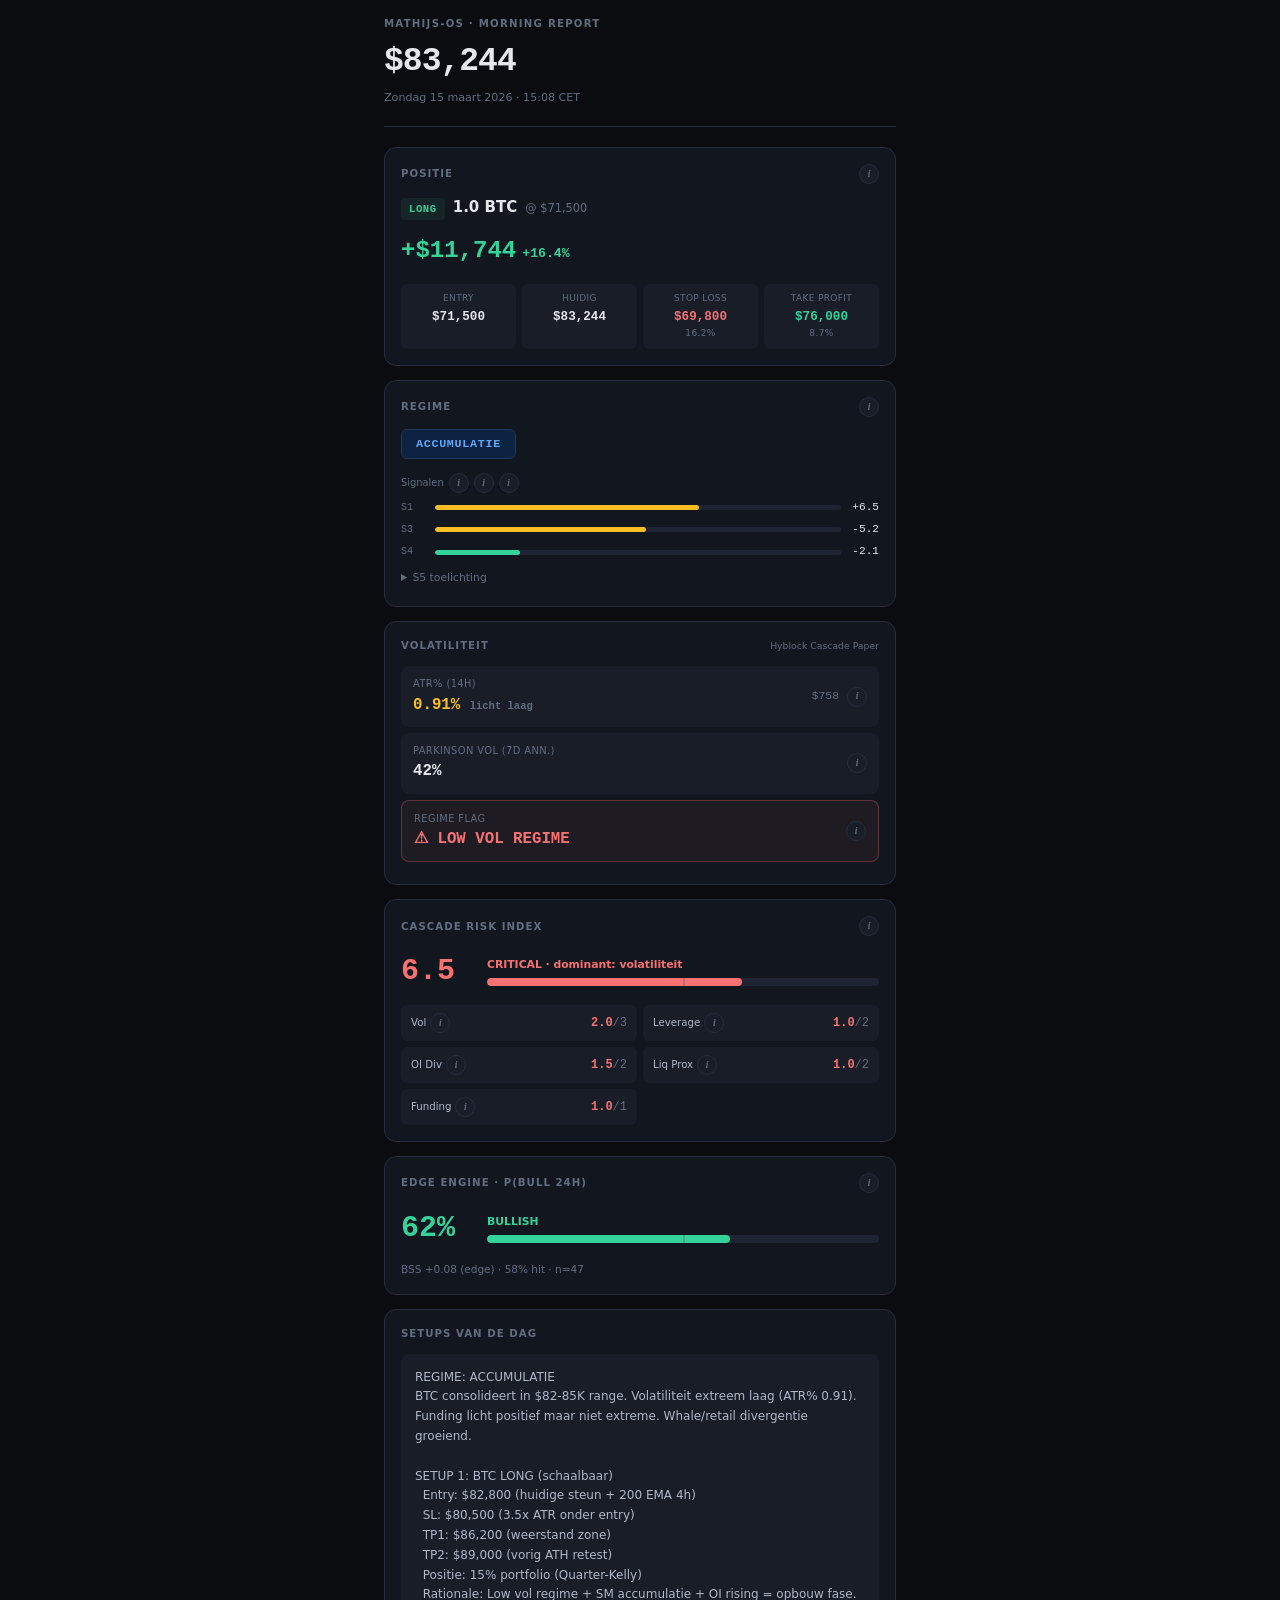
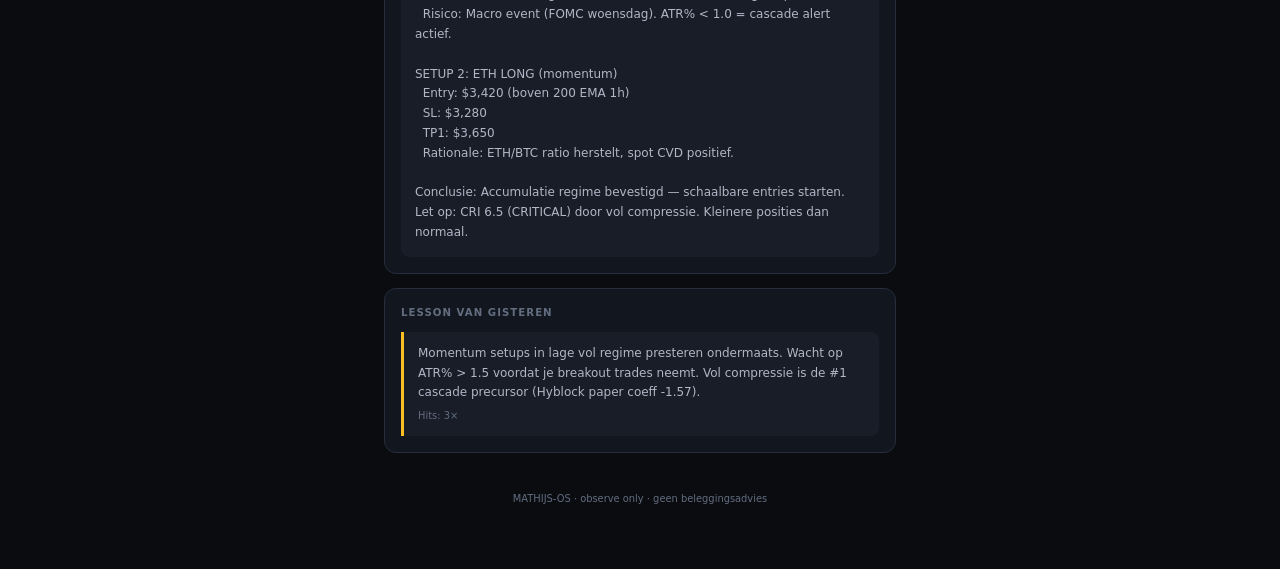
<file: archive/v1/index.html>
<!DOCTYPE html>
<html lang="nl"><head><meta charset="utf-8">
<meta name="viewport" content="width=device-width,initial-scale=1,maximum-scale=1">
<meta name="robots" content="noindex,nofollow">
<title>MOS Report</title><style>
:root{
  --bg:#0a0c10;--sf:#12161e;--sf2:#181d28;--sf3:#1e2433;
  --brd:#262d3d;--tx:#e4e7ec;--tx2:#b0b7c5;--txd:#636d80;
  --grn:#34d399;--grn-bg:rgba(52,211,153,.08);
  --red:#f87171;--red-bg:rgba(248,113,113,.08);
  --amb:#fbbf24;--amb-bg:rgba(251,191,36,.08);
  --blu:#60a5fa;--blu-bg:rgba(96,165,250,.06);
  --m:'SF Mono','Fira Code','JetBrains Mono','Cascadia Code',monospace;
  --s:-apple-system,BlinkMacSystemFont,'SF Pro Text','Segoe UI',system-ui,sans-serif
}
*{margin:0;padding:0;box-sizing:border-box}
html{font-size:15px}
body{background:var(--bg);color:var(--tx);font-family:var(--s);
  line-height:1.55;padding:16px 14px 40px;max-width:540px;margin:0 auto;
  -webkit-font-smoothing:antialiased}
.hdr{padding:0 0 20px;border-bottom:1px solid var(--brd);margin-bottom:20px}
.hdr-l{font-size:.68rem;font-weight:600;color:var(--txd);letter-spacing:.12em;text-transform:uppercase}
.hdr-p{font-size:2.2rem;font-weight:700;font-family:var(--m);letter-spacing:-.03em;margin:4px 0 2px}
.hdr-m{font-size:.74rem;color:var(--txd)}
.c{background:var(--sf);border:1px solid var(--brd);border-radius:12px;padding:16px;margin-bottom:14px}
.ct{display:flex;align-items:center;justify-content:space-between;margin-bottom:12px}
.ct h3{font-size:.68rem;font-weight:600;color:var(--txd);letter-spacing:.1em;text-transform:uppercase}
.i{display:inline-flex;align-items:center;justify-content:center;width:20px;height:20px;
  border-radius:50%;border:1px solid var(--brd);background:var(--sf2);color:var(--txd);
  font-size:.64rem;font-weight:700;font-style:italic;font-family:Georgia,serif;
  cursor:pointer;flex-shrink:0;transition:all .15s;user-select:none;
  -webkit-tap-highlight-color:transparent}
.i:hover,.i.on{border-color:var(--blu);color:var(--blu);background:var(--blu-bg)}
.ip{display:none;background:var(--sf3);border:1px solid var(--brd);border-radius:8px;
  padding:11px 13px;margin:8px 0 4px;font-size:.76rem;line-height:1.65;color:var(--tx2)}
.ip.show{display:block}
.ph{display:flex;align-items:baseline;gap:8px;margin-bottom:12px}
.ps{font-family:var(--m);font-size:.7rem;font-weight:700;letter-spacing:.06em;
  padding:3px 8px;border-radius:4px}
.ps.LONG{background:var(--grn-bg);color:var(--grn)}
.ps.SHORT{background:var(--red-bg);color:var(--red)}
.pc{font-size:1rem;font-weight:600}
.pd{font-size:.76rem;color:var(--txd)}
.pr{display:flex;align-items:baseline;gap:6px;margin:10px 0 14px}
.pv{font-family:var(--m);font-size:1.6rem;font-weight:700}
.pp{font-family:var(--m);font-size:.88rem;font-weight:600}
.pg{display:grid;grid-template-columns:repeat(4,1fr);gap:6px}
.px{background:var(--sf2);border-radius:6px;padding:8px 6px;text-align:center}
.pl{font-size:.6rem;color:var(--txd);text-transform:uppercase;letter-spacing:.04em}
.pn{font-family:var(--m);font-size:.84rem;font-weight:600;margin-top:2px}
.rb{display:inline-block;font-family:var(--m);font-size:.78rem;font-weight:700;
  letter-spacing:.06em;padding:5px 14px;border-radius:6px}
.r-MOMENTUM{background:#0d3320;color:#34d399;border:1px solid #166534}
.r-ACCUMULATIE{background:#0c2341;color:#60a5fa;border:1px solid #1e3a5f}
.r-DISTRIBUTIE{background:#431a04;color:#fb923c;border:1px solid #7c2d12}
.r-CAPITULATIE{background:#450a0a;color:#f87171;border:1px solid #7f1d1d}
.r-CHOP{background:#362107;color:#fbbf24;border:1px solid #713f12}
.r-UNKNOWN{background:#1a1d24;color:#636d80;border:1px solid var(--brd)}
.sb{display:flex;align-items:center;margin-bottom:5px}
.sl{width:26px;font-family:var(--m);font-size:.67rem;color:var(--txd);flex-shrink:0}
.st{flex:1;height:5px;background:var(--sf3);border-radius:3px;overflow:hidden;margin:0 8px}
.sf{height:100%;border-radius:3px}
.sv{width:30px;text-align:right;font-family:var(--m);font-size:.74rem;flex-shrink:0}
.mr{display:flex;align-items:center;justify-content:space-between;
  padding:10px 12px;background:var(--sf2);border-radius:8px;margin-bottom:6px}
.ml{display:flex;flex-direction:column;gap:1px}
.mk{font-size:.66rem;color:var(--txd);text-transform:uppercase;letter-spacing:.04em}
.mv{font-family:var(--m);font-size:1.05rem;font-weight:600}
.mri{display:flex;align-items:center;gap:8px}
.bm{display:flex;align-items:center;gap:16px;margin:6px 0 10px}
.bn{font-family:var(--m);font-size:2rem;font-weight:700;min-width:70px}
.bw{flex:1}
.bl{font-size:.72rem;font-weight:600;margin-bottom:4px}
.bt{height:8px;background:var(--sf3);border-radius:4px;overflow:hidden;position:relative}
.bf{height:100%;border-radius:4px}
.bmd{position:absolute;left:50%;top:-1px;width:1.5px;height:10px;background:var(--txd);opacity:.4}
.cg{display:grid;grid-template-columns:1fr 1fr;gap:6px;margin-top:10px}
.ci{background:var(--sf2);border-radius:6px;padding:8px 10px;
  display:flex;align-items:center;justify-content:space-between}
.cn{font-size:.68rem;color:var(--tx2);display:flex;align-items:center;gap:4px}
.cs{font-family:var(--m);font-size:.8rem;font-weight:600}
.su{background:var(--sf2);border-radius:8px;padding:14px;margin-top:8px;
  white-space:pre-wrap;font-size:.8rem;line-height:1.65;color:var(--tx2)}
.le{background:var(--sf2);border-left:3px solid var(--amb);padding:12px 14px;
  border-radius:0 8px 8px 0;font-size:.8rem;line-height:1.6;color:var(--tx2)}
.lm{font-size:.66rem;color:var(--txd);margin-top:6px}
.ft{text-align:center;padding:24px 0;font-size:.66rem;color:var(--txd)}
details summary{cursor:pointer;font-size:.72rem;color:var(--txd);padding:4px 0;user-select:none}
details summary:hover{color:var(--tx2)}
details[open] summary{margin-bottom:6px}
</style></head>
<body><div class="hdr"><div class="hdr-l">MATHIJS-OS · Morning Report</div><div class="hdr-p">$83,244</div><div class="hdr-m">Zondag 15 maart 2026 · 15:08 CET</div></div>
<div class="c">
<div class="ct"><h3>Positie</h3><span class="i" data-t="position">i</span><div class="ip" id="ip-position">Observe-only positie tracking — geen live executie. P&L op basis van Kraken spot prijs. SL/TP afstanden in % vanaf huidige prijs.</div></div>
<div class="ph"><span class="ps LONG">LONG</span><span class="pc">1.0 BTC</span><span class="pd">@ $71,500</span></div>
<div class="pr"><span class="pv" style="color:var(--grn)">+$11,744</span><span class="pp" style="color:var(--grn)">+16.4%</span></div>
<div class="pg">
<div class="px"><div class="pl">Entry</div><div class="pn">$71,500</div></div>
<div class="px"><div class="pl">Huidig</div><div class="pn">$83,244</div></div>
<div class="px"><div class="pl">Stop Loss</div><div class="pn" style="color:var(--red)">$69,800</div><div class="pl">16.2%</div></div>
<div class="px"><div class="pl">Take Profit</div><div class="pn" style="color:var(--grn)">$76,000</div><div class="pl">8.7%</div></div>
</div></div>
<div class="c">
<div class="ct"><h3>Regime</h3><span class="i" data-t="regime">i</span><div class="ip" id="ip-regime">S5 Regime — marktclassificatie op basis van S1-S4 hyblock signals. ACCUMULATIE: lage vol, zijwaarts, smart money koopt. MOMENTUM: stijgende OI, stabiele funding. DISTRIBUTIE: whales verkopen op highs. CAPITULATIE: extreme neg funding, OI flush. Bevestigd na 3 polls (45 min hysteresis) tegen whipsaw.</div></div>
<span class="rb r-ACCUMULATIE">ACCUMULATIE</span>
<div style="margin-top:14px">
<div style="display:flex;align-items:center;gap:5px;margin-bottom:6px">
<span style="font-size:.66rem;color:var(--txd)">Signalen</span><span class="i" data-t="s1">i</span><div class="ip" id="ip-s1">S1 Squeeze Pressure (0-10) — kans op short/long squeeze. Combineert funding rate, liquidatie levels, leverage concentratie. ≥ 7 triggert een sentinel alert met 6h cooldown.</div><span class="i" data-t="s3">i</span><div class="ip" id="ip-s3">S3 Smart Money Divergence (−10 tot +10) — whale vs retail positionering. Positief = whales meer long dan retail. Negatief = whales short terwijl retail long. Grote divergentie = spanning die ontladen wordt.</div><span class="i" data-t="s4">i</span><div class="ip" id="ip-s4">S4 Orderflow (−10 tot +10) — echte vs fake move. Combineert CVD, volume ratio, participation ratio. Positief = echte koopdruk. Negatief = verkoopdruk.</div>
</div>
<div class="sb"><span class="sl">S1</span><div class="st"><div class="sf" style="width:65%;background:var(--amb)"></div></div><span class="sv">+6.5</span></div><div class="sb"><span class="sl">S3</span><div class="st"><div class="sf" style="width:52%;background:var(--amb)"></div></div><span class="sv">-5.2</span></div><div class="sb"><span class="sl">S4</span><div class="st"><div class="sf" style="width:21%;background:var(--grn)"></div></div><span class="sv">-2.1</span></div>
</div>
<details><summary>S5 toelichting</summary><div class="su">Lage volatiliteit met stijgende OI en whale accumulatie. S1 toont moderate squeeze pressure (6.5/10). S3 negatief: whales verminderen long exposure terwijl retail bijkoopt. S4 licht negatief: orderflow momentum afnemend maar niet alarmerend. Klassiek accumulatie-patroon met verhoogd cascade risico door vol compressie.</div></details>
</div>
<div class="c">
<div class="ct"><h3>Volatiliteit</h3><span style="font-size:.62rem;color:var(--txd)">Hyblock Cascade Paper</span></div>
<div class="mr">
<div class="ml"><div class="mk">ATR% (14h)</div>
<div class="mv" style="color:var(--amb)">0.91% <span style="font-size:.7rem;color:var(--txd)">licht laag</span></div></div>
<div class="mri"><span style="font-family:var(--m);font-size:.76rem;color:var(--txd)">$758</span><span class="i" data-t="atr_pct">i</span><div class="ip" id="ip-atr_pct">ATR% — Average True Range als percentage van prijs (14h lookback). Hyblock Paper: sterkste cascade-voorspeller (coëff −1.57, 3× sterker dan elke andere feature). Lage ATR% = volatiliteitscompressie = traders worden complacent, bouwen leverage op. Wanneer volatiliteit terugkeert is er meer 'brandstof' voor een cascade. &lt; 0.8% = verhoogd risico, &lt; 0.6% = extreem.</div></div>
</div>
<div class="mr">
<div class="ml"><div class="mk">Parkinson vol (7d ann.)</div>
<div class="mv">42%</div></div>
<div class="mri"><span class="i" data-t="parkinson">i</span><div class="ip" id="ip-parkinson">Parkinson Volatility — range-based volatiliteitsschatter over 168h (7 dagen), geannualiseerd. Efficiënter dan close-to-close omdat het intra-candle high-low informatie gebruikt. Geeft een stabieler beeld van het volatiliteitsregime dan ATR% (dat sneller reageert).</div></div>
</div>
<div class="mr" style="border:1px solid rgba(248,113,113,.3);background:rgba(248,113,113,.06)"><div class="ml"><div class="mk">Regime Flag</div><div class="mv" style="color:var(--red)">⚠ LOW VOL REGIME</div></div><div class="mri"><span class="i" data-t="vol_regime">i</span><div class="ip" id="ip-vol_regime">Low Vol Regime Flag — actief als Parkinson vol &lt; 20e percentiel van de laatste 720 uur (30 dagen). Binary 'complacency detector': de markt zit in de laagste quintiel van z'n eigen recente volatiliteit. Hyblock Paper: positieve coëff (+0.18), bevestigt dat extreme volatiliteitscompressie cascade-risico verhoogt.</div></div></div></div>
<div class="c">
<div class="ct"><h3>Cascade Risk Index</h3><span class="i" data-t="cri">i</span><div class="ip" id="ip-cri">Cascade Risk Index — samengestelde score 0-10 gebaseerd op 5 componenten uit het Hyblock Cascade Paper (ROC-AUC 0.78, 3.7× lift). A) Volatiliteitscompressie (0-3pt), B) Leverage stress (0-2pt), C) OI-prijs divergentie (0-2pt), D) Liquidatie proximity (0-2pt), E) Funding crowding (0-1pt).</div></div>
<div class="bm"><div class="bn" style="color:var(--red)">6.5</div>
<div class="bw"><div class="bl" style="color:var(--red)">CRITICAL · dominant: volatiliteit</div>
<div class="bt"><div class="bmd"></div><div class="bf" style="width:65%;background:var(--red)"></div></div></div></div>
<div class="cg"><div class="ci"><span class="cn">Vol <span class="i" data-t="cri_a">i</span><div class="ip" id="ip-cri_a">Volatiliteitscompressie (0-3pt) — kern van het cascade-model. Paper: ATR% coëff −1.57. Lage vol = leverage buildup = meer posities dicht bij hun liquidatieprijs. De 'calm before the storm'.</div></span><span class="cs" style="color:var(--red)">2.0<span style="color:var(--txd);font-weight:400">/3</span></span></div><div class="ci"><span class="cn">Leverage <span class="i" data-t="cri_b">i</span><div class="ip" id="ip-cri_b">Leverage stress (0-2pt) — gebaseerd op S1 Squeeze Pressure en S4 orderflow. Paper: dalende leverage (RoC coëff −0.51) voorspelt cascades — deleveraging is al begonnen als het imminent is.</div></span><span class="cs" style="color:var(--red)">1.0<span style="color:var(--txd);font-weight:400">/2</span></span></div><div class="ci"><span class="cn">OI Div <span class="i" data-t="cri_c">i</span><div class="ip" id="ip-cri_c">OI-prijs divergentie (0-2pt) — |ΔOI%| − |ΔP%|. Wanneer open interest groeit maar prijs niet beweegt, bouwen traders tegengestelde posities op. Dit is 'potentiële energie' die zich via een cascade ontlaadt.</div></span><span class="cs" style="color:var(--red)">1.5<span style="color:var(--txd);font-weight:400">/2</span></span></div><div class="ci"><span class="cn">Liq Prox <span class="i" data-t="cri_d">i</span><div class="ip" id="ip-cri_d">Liquidatie proximity (0-2pt) — meet hoe dicht recente liquidatie-activiteit bij het 90e percentiel zit. Elevated liquidations beget further liquidations door het feedback-mechanisme.</div></span><span class="cs" style="color:var(--red)">1.0<span style="color:var(--txd);font-weight:400">/2</span></span></div><div class="ci"><span class="cn">Funding <span class="i" data-t="cri_e">i</span><div class="ip" id="ip-cri_e">Funding crowding (0-1pt) — cumulatieve funding rate over 24h. Paper: 2e sterkste feature (coëff +0.59). Persistente positieve funding = longs betalen steeds meer → margin erosie → dichter bij liquidatie.</div></span><span class="cs" style="color:var(--red)">1.0<span style="color:var(--txd);font-weight:400">/1</span></span></div></div></div>
<div class="c">
<div class="ct"><h3>Edge Engine · P(bull 24h)</h3><span class="i" data-t="edge">i</span><div class="ip" id="ip-edge">Edge Engine P(bullish 24h) — Bayesiaanse posterior probability dat BTC over 24 uur hoger staat. Beta-Binomial model met cross-entropy optimalisatie en L2 decay naar priors. BSS (Brier Skill Score) &gt; 0 = het model voorspelt beter dan de naive base rate.</div></div>
<div class="bm"><div class="bn" style="color:var(--grn)">62%</div>
<div class="bw"><div class="bl" style="color:var(--grn)">BULLISH</div>
<div class="bt"><div class="bmd"></div><div class="bf" style="width:62%;background:var(--grn)"></div></div></div></div>
<div style="font-size:.7rem;color:var(--txd);margin-top:2px">BSS +0.08 (edge) · 58% hit · n=47</div></div>
<div class="c"><div class="ct"><h3>Setups van de dag</h3></div><div class="su">REGIME: ACCUMULATIE
BTC consolideert in $82-85K range. Volatiliteit extreem laag (ATR% 0.91).
Funding licht positief maar niet extreme. Whale/retail divergentie groeiend.

SETUP 1: BTC LONG (schaalbaar)
  Entry: $82,800 (huidige steun + 200 EMA 4h)
  SL: $80,500 (3.5x ATR onder entry)
  TP1: $86,200 (weerstand zone)
  TP2: $89,000 (vorig ATH retest)
  Positie: 15% portfolio (Quarter-Kelly)
  Rationale: Low vol regime + SM accumulatie + OI rising = opbouw fase.
  Risico: Macro event (FOMC woensdag). ATR% &lt; 1.0 = cascade alert actief.

SETUP 2: ETH LONG (momentum)
  Entry: $3,420 (boven 200 EMA 1h)
  SL: $3,280
  TP1: $3,650
  Rationale: ETH/BTC ratio herstelt, spot CVD positief.

Conclusie: Accumulatie regime bevestigd — schaalbare entries starten.
Let op: CRI 6.5 (CRITICAL) door vol compressie. Kleinere posities dan normaal.</div></div>
<div class="c"><div class="ct"><h3>Lesson van gisteren</h3></div><div class="le">Momentum setups in lage vol regime presteren ondermaats. Wacht op ATR% &gt; 1.5 voordat je breakout trades neemt. Vol compressie is de #1 cascade precursor (Hyblock paper coeff -1.57).<div class="lm">Hits: 3×</div></div></div>
<div class="ft">MATHIJS-OS · observe only · geen beleggingsadvies</div>
<script>document.addEventListener('click',function(e){
var b=e.target.closest('.i');if(!b)return;e.stopPropagation();
var id=b.dataset.t;if(!id)return;var p=document.getElementById('ip-'+id);if(!p)return;
var o=p.classList.contains('show');
document.querySelectorAll('.ip.show').forEach(function(x){x.classList.remove('show')});
document.querySelectorAll('.i.on').forEach(function(x){x.classList.remove('on')});
if(!o){p.classList.add('show');b.classList.add('on')}});</script></body></html>
</file>
